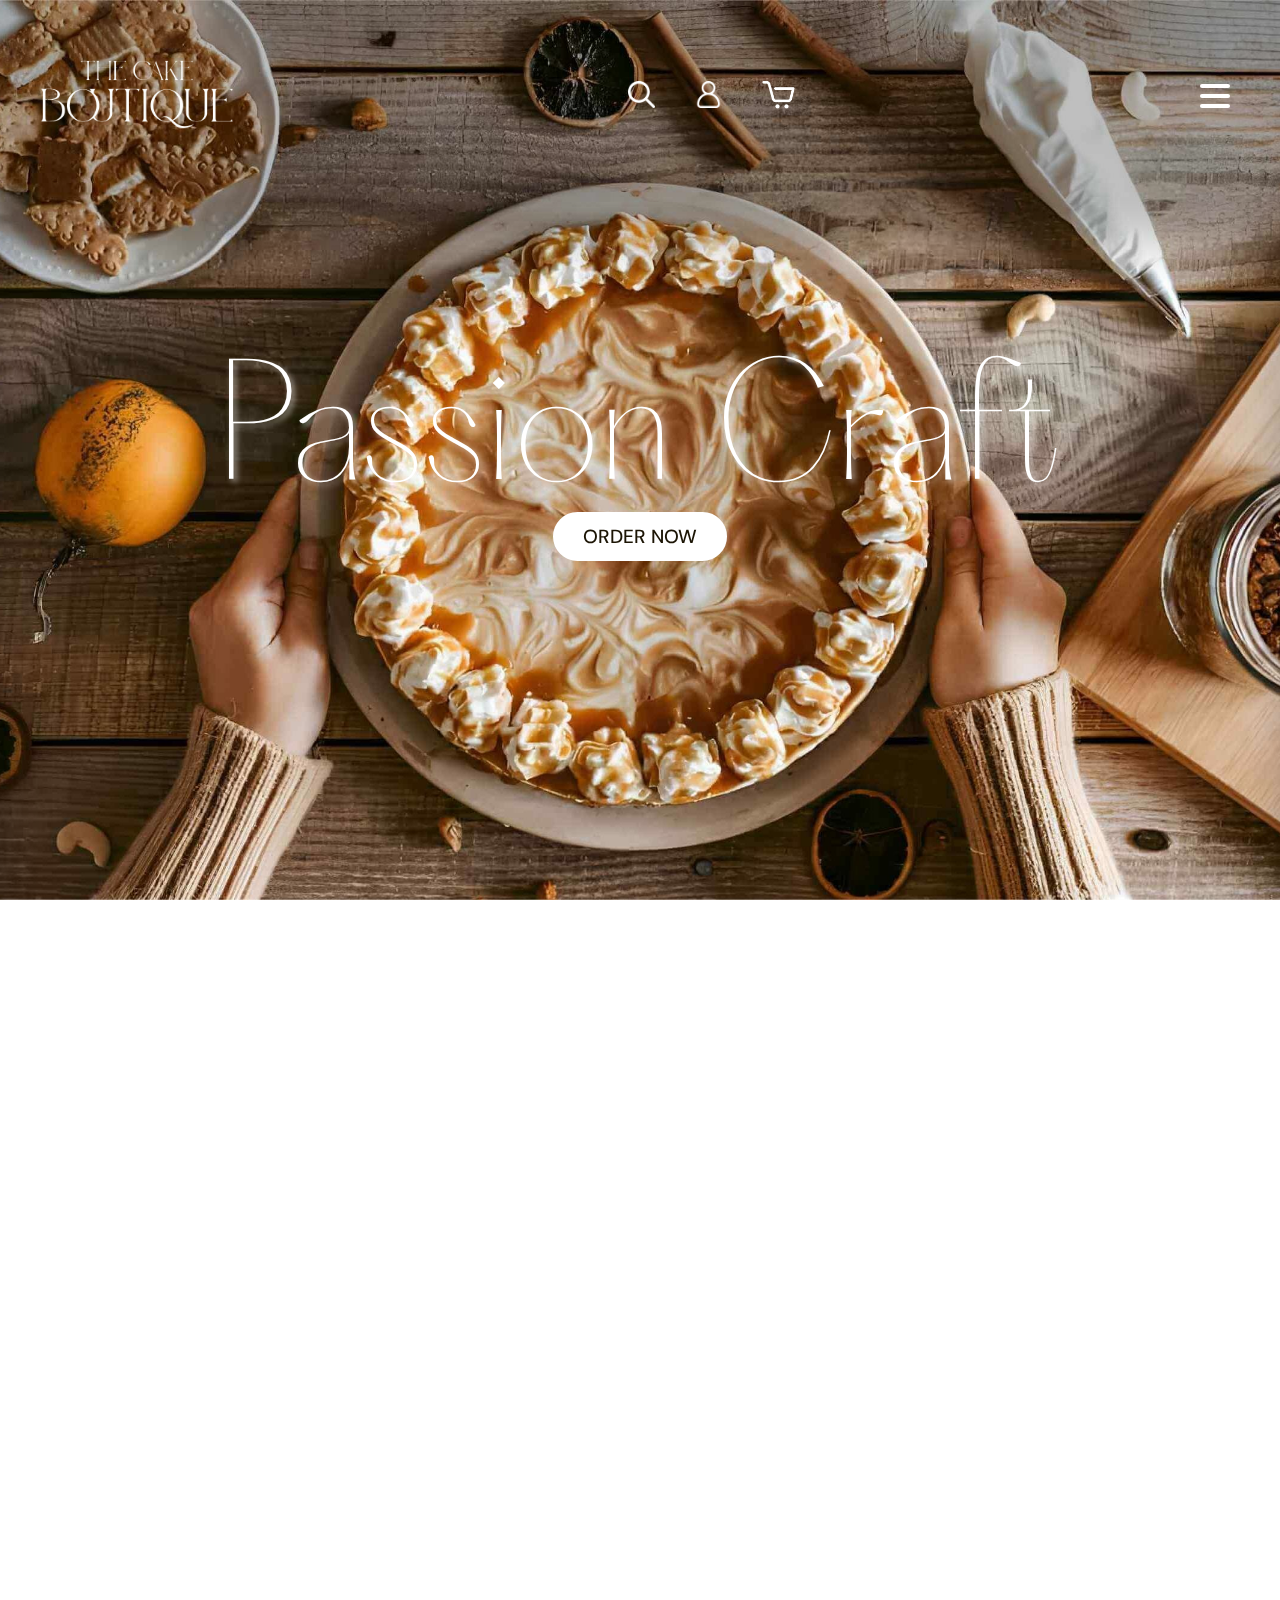
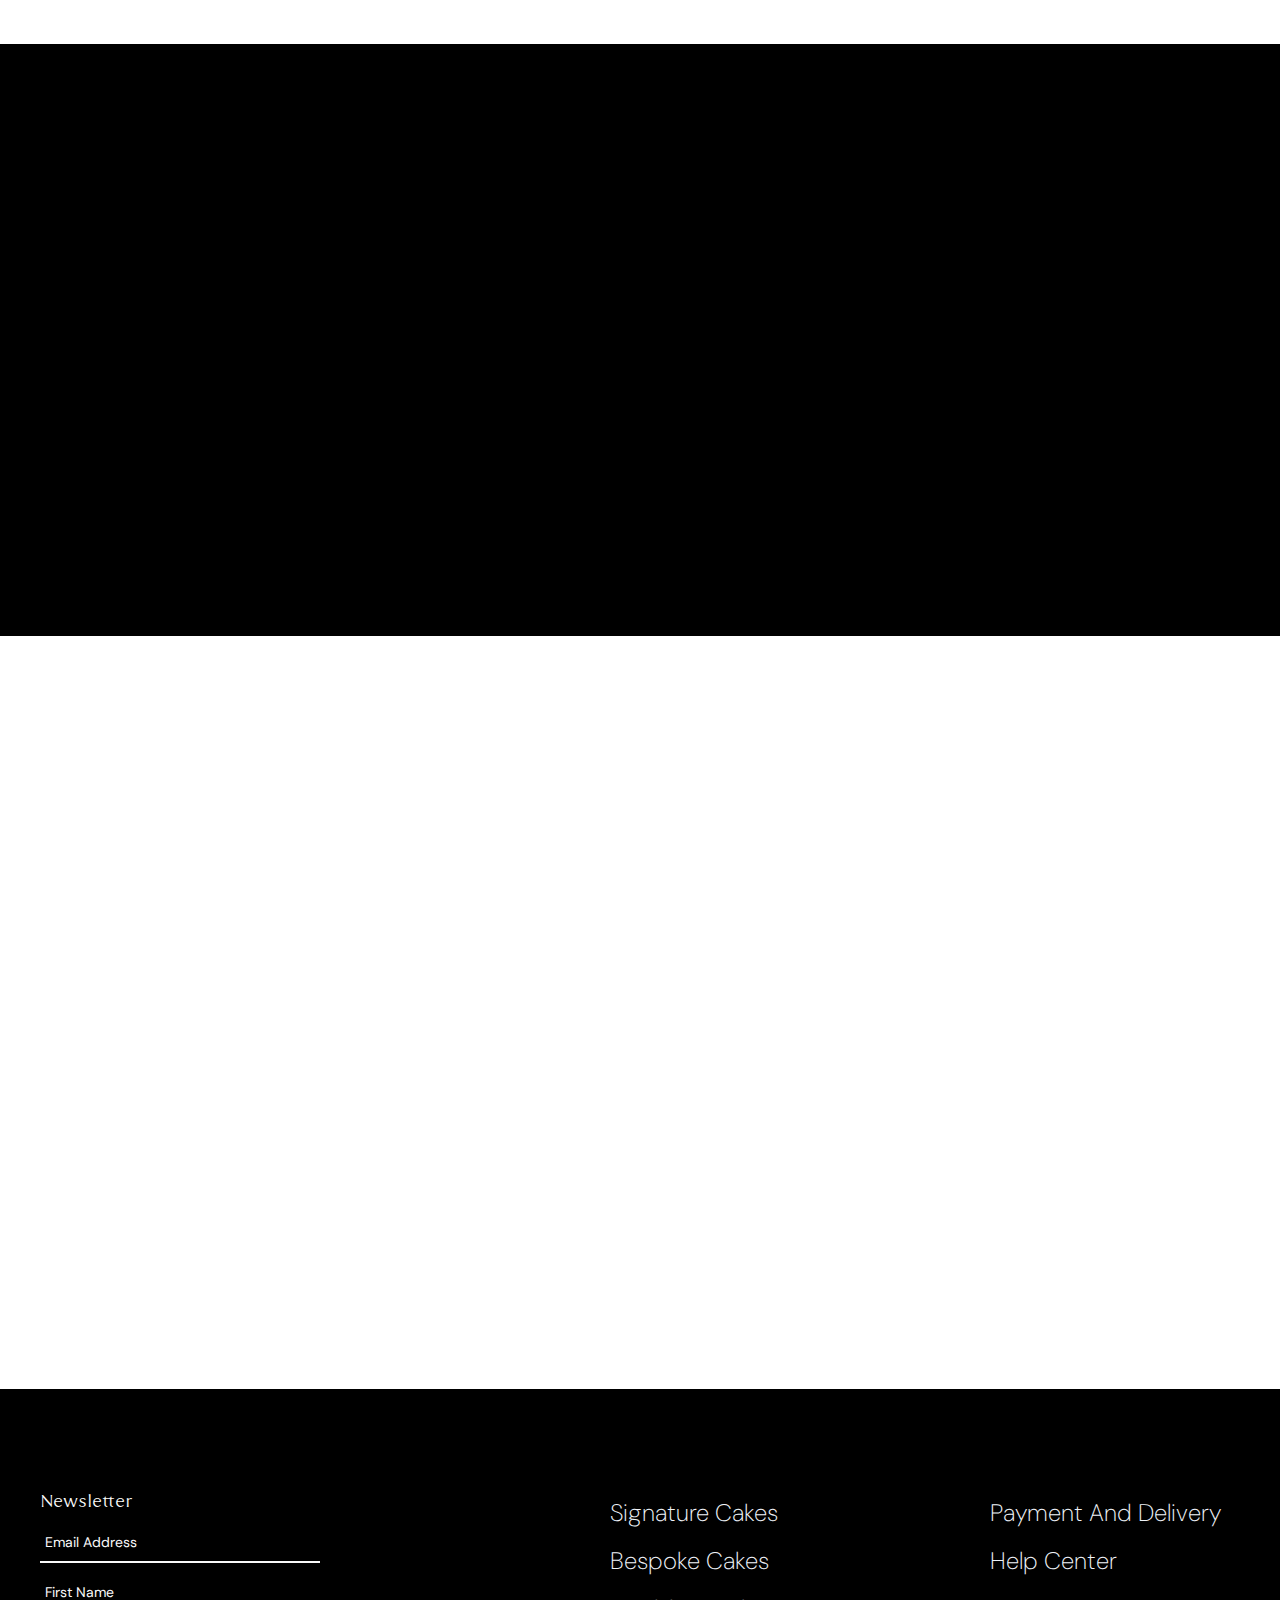
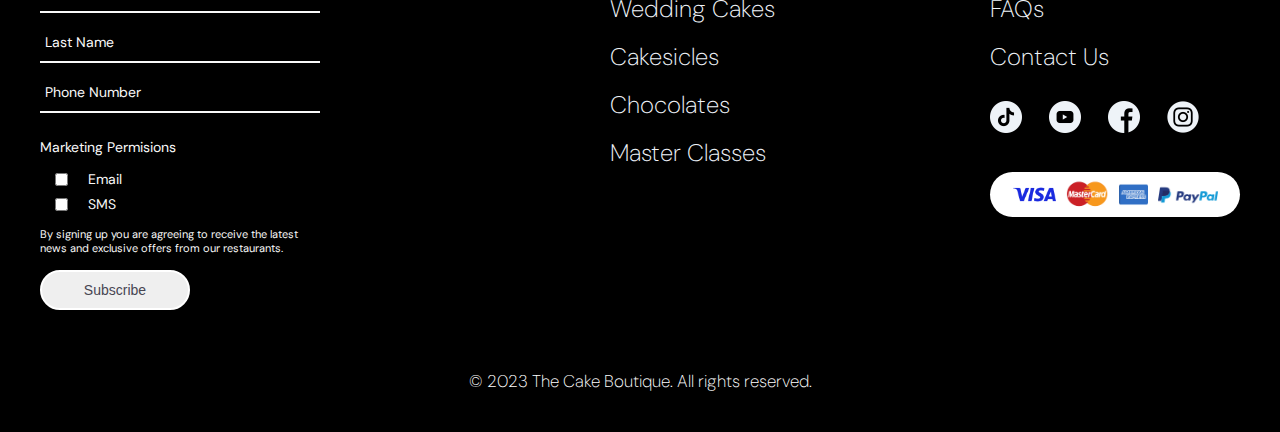
<file: index.html>
<!DOCTYPE html>
<html lang="en">

<head>
    <meta charset="UTF-8">
    <meta name="viewport" content="width=device-width, initial-scale=1.0">
    <title>Junior Frontend Developer Test</title>
    <!-- Favicon -->
    <link rel="shortcut icon" href="./asset/images/logo.png" type="image/x-icon">
    <!-- Icon -->
    <link rel="stylesheet" href="https://cdnjs.cloudflare.com/ajax/libs/font-awesome/6.5.2/css/all.min.css"
        integrity="sha512-SnH5WK+bZxgPHs44uWIX+LLJAJ9/2PkPKZ5QiAj6Ta86w+fsb2TkcmfRyVX3pBnMFcV7oQPJkl9QevSCWr3W6A=="
        crossorigin="anonymous" referrerpolicy="no-referrer" />
    <!-- Google Font -->
    <link rel="preconnect" href="https://fonts.googleapis.com">
    <link rel="preconnect" href="https://fonts.gstatic.com" crossorigin>
    <link
        href="https://fonts.googleapis.com/css2?family=DM+Sans:ital,opsz,wght@0,9..40,100..1000;1,9..40,100..1000&display=swap"
        rel="stylesheet">
    <!-- Sytles -->
    <link rel="stylesheet" href="./style/styles.css">
    <!-- AOS -->
    <link href="https://unpkg.com/aos@2.3.1/dist/aos.css" rel="stylesheet">
</head>

<body>
    <header>
        <div class="top">
            <a href=""  data-aos="fade-down" data-aos-duration="1000">
                <img src="./asset/images/logo.png" alt="The Cake Boutique Logo" width="100%" class="logo">
            </a>
            <nav>
                <ul class="menu-desktop" data-aos="fade-down" data-aos-duration="1000">
                    <li><a href="#cakes" id="menu-text">Signature Cakes</a></li>
                    <li><a href="#cakes" id="menu-text">Bespoke Cakes</a></li>
                    <li><a href="#cakes" id="menu-text">Wedding Cakes</a></li>
                    <li><a href="#cakes" id="menu-text">Cakesicles</a></li>
                    <li><a href="#cakes" id="menu-text">Chocolates</a></li>
                    <li><a href="#cakes" id="menu-text">Master Classes</a></li>
                </ul>
                <div class="off-screen-menu">
                    <ul>
                        <li><a href="#cakes" id="mext-text">Signature Cakes</a></li>
                        <li><a href="#cakes" id="mext-text">Bespoke Cakes</a></li>
                        <li><a href="#cakes" id="mext-text">Wedding Cakes</a></li>
                        <li><a href="#cakes" id="mext-text">Cakesicles</a></li>
                        <li><a href="#cakes" id="mext-text">Chocolates</a></li>
                        <li><a href="#cakes" id="mext-text">Master Classes</a></li>
                    </ul>
                </div>
                <div class="ham-container" data-aos="fade-down" data-aos-duration="1000">
                    <div class="ham-menu">
                        <span id="menu-burger"></span>
                        <span id="menu-burger"></span>
                        <span id="menu-burger"></span>
                    </div>
                </div>
            </nav>
            <div class="icons" data-aos="fade-down" data-aos-duration="1000">
                <a href="#">
                    <img src="./asset/images/search.png" alt="Search Icon" width="100%" class="icon">
                </a>
                <a href="#">
                    <img src="./asset/images/avatar.png" alt="Avatar Icon" width="100%" class="icon">
                </a>
                <a href="#">
                    <img src="./asset/images/shopping-cart.png" alt="Shopping Cart Icon" width="100%" class="icon-cart">
                </a>
            </div>
        </div>
        <div class="middle" data-aos="zoom-in" data-aos-duration="1000">
            <h1>Passion Craft</h1>
            <a href="#" class="order">Order Now</a>
        </div>
        <div class="bottom" data-aos="fade-up" data-aos-duration="1000">
            <a href="#cakes" class="more">More <div>></div></a>
        </div>
    </header>
    <section class="section1">
        <a href="#cakes" class="cake-container" data-aos="fade-up" data-aos-duration="1000">
            <img src="./asset/images/birthdaycake.jpg" alt="Birthday Cakes" width="100%">
            <h3>Birthday Cakes</h3>
        </a>
        <a href="#cakes" class="cake-container" data-aos="fade-up" data-aos-duration="1000" data-aos-delay="100">
            <img src="./asset/images/weddingcake.jpg" alt="Wedding Cakes" width="100%">
            <h3>Wedding Cakes</h3>
        </a>
        <a href="#cakes" class="cake-container" data-aos="fade-up" data-aos-duration="1000" data-aos-delay="200">
            <img src="./asset/images/christmascake.jpg" alt="Christmas Cakes" width="100%">
            <h3>Christmas Cakes</h3>
        </a>
    </section>
    <section class="section2">
        <div class="container">
            <h2 data-aos="fade-right" data-aos-duration="1000">
                About the Cake Boutique
            </h2>
            <p data-aos="fade-up" data-aos-duration="1000">
                The Cake Boutique combines craftsmanship and complexity into original cake design where delicious flavor
                and art are synonymous, bringing beauty into the most ordinary days. The Cake Boutique is Dubai’s first
                and
                only exclusively-online cake shop. Innovative and advanced beyond the cake design industry today,
                award-winning Cake Artist, Beth’s designs, are one-of-a-kind, featuring digitally sketched illustrations
                that are
                unique to the Waldorf Astoria DIFC.
            </p>
        </div>
    </section>
    <section class="section3" id="cakes">
        <div class="cake-container cake-container1">
            <img src="./asset/images/cake1.jpg" alt="Cake" width="100%" data-aos="zoom-in" data-aos-duration="1000">
        </div>
        <div class="cake-container cake-container2">
            <img src="./asset/images/cake2.jpg" alt="Cake" width="100%" data-aos="zoom-in" data-aos-duration="1000" data-aos-delay="200">
        </div>
        <div class="cake-container cake-container3">
            <img src="./asset/images/cake3.jpg" alt="Cake" width="100%" data-aos="zoom-in" data-aos-duration="1000" data-aos-delay="300">
        </div>
        <div class="cake-container cake-container4">
            <img src="./asset/images/cake4.jpg" alt="Cake" width="100%" data-aos="zoom-in" data-aos-duration="1000" data-aos-delay="400">
        </div>
        <div class="cake-container cake-container5">
            <img src="./asset/images/cake5.jpg" alt="Cake" width="100%" data-aos="zoom-in" data-aos-duration="1000">
        </div>
        <div class="cake-container cake-container6">
            <img src="./asset/images/cake6.jpg" alt="Cake" width="100%" data-aos="zoom-in" data-aos-duration="1000" data-aos-delay="200">
        </div>
        <div class="cake-container cake-container7">
            <img src="./asset/images/cake7.jpg" alt="Cake" width="100%" data-aos="zoom-in" data-aos-duration="1000" data-aos-delay="300">
        </div>
        <div class="cake-container cake-container8">
            <img src="./asset/images/cake8.jpg" alt="Cake" width="100%" data-aos="zoom-in" data-aos-duration="1000" data-aos-delay="400">
        </div>
    </section>
    <footer>
        <div class="content">
            <div class="form-content">
                <h5>Newsletter</h5>
                <form action="#">
                    <label for="email">Email</label>
                    <input type="email" name="email" placeholder="Email Address" required>
                    <label for="fname">First Name</label>
                    <input type="text" name="fname" placeholder="First Name" required>
                    <label for="lname">Last Name</label>
                    <input type="text" name="lname" placeholder="Last Name" required>
                    <label for="number">Phone Name</label>
                    <input type="number" name="number" placeholder="Phone Number" required>
                    <div class="checkbox-container">
                        <legend>Marketing Permisions</legend>
                        <div>
                            <input type="checkbox" name="emailCheck" />
                            <label for="emailCheck">Email</label>
                        </div>
                        <div>
                            <input type="checkbox" name="smsCheck" />
                            <label for="smsCheck">SMS</label>
                        </div>

                    </div>
                    <span>By signing up you are agreeing to receive the latest news and exclusive offers from our
                        restaurants.</span>
                    <input type="submit" value="Subscribe">
                </form>
            </div>
            <div class="form-links">
                <ul>
                    <li><a href="#">Signature Cakes</a></li>
                    <li><a href="#">Bespoke Cakes</a></li>
                    <li><a href="#">Wedding Cakes</a></li>
                    <li><a href="#">Cakesicles</a></li>
                    <li><a href="#">Chocolates</a></li>
                    <li><a href="#">Master Classes</a></li>
                </ul>
                <div>
                    <ul>
                        <li><a href="#">Payment And Delivery</a></li>
                        <li><a href="#">Help Center</a></li>
                        <li><a href="#">FAQs</a></li>
                        <li><a href="#">Contact Us</a></li>
                    </ul>
                    <div class="socmed-icon">
                        <a href="#">
                            <img src="./asset/images/tiktok.png" alt="Tiktok Icon" width="100%">
                        </a>
                        <a href="#">
                            <img src="./asset/images/youtube.png" alt="Youtube Icon" width="100%">
                        </a>
                        <a href="#">
                            <img src="./asset/images/facebook.png" alt="Facebook Icon" width="100%">
                        </a>
                        <a href="#">
                            <img src="./asset/images/instagram.png" alt="Instagram Icon" width="100%">
                        </a>
                    </div>
                    <div class="cards">
                        <img src="./asset/images/visa.png" alt="Visa" width="100%" class="visa">
                        <img src="./asset/images/mastercard.png" alt="Mastercard" width="100%" class="mastercard">
                        <img src="./asset/images/american-express.png" alt="American Express" width="100%"
                            class="american-express">
                        <img src="./asset/images/paypal.png" alt="Paypal" width="100%" class="paypal">
                    </div>
                </div>
            </div>
        </div>
        <p class="reserve">
            © 2023 The Cake Boutique. All rights reserved.
        </p>
    </footer>
</body>

<!-- Scripts -->
<script src="./scripts/script.js"></script>
<!-- AOS -->
<script src="https://unpkg.com/aos@2.3.1/dist/aos.js"></script>
<script>
    AOS.init();
</script>

</html>
</file>
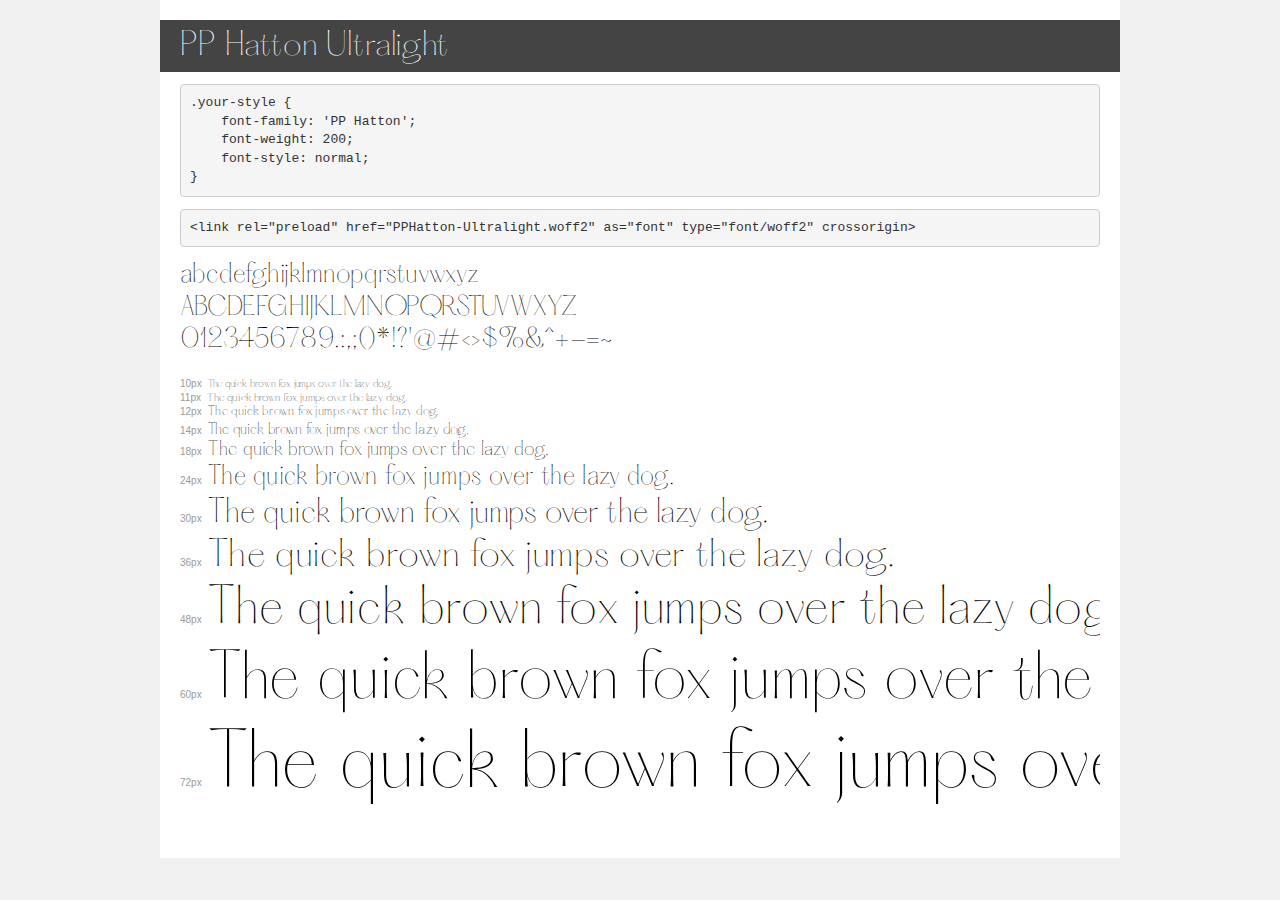
<file: asset/font/hatton-ultralight/demo.html>
<!DOCTYPE html>
<html lang="en">
<head>
    <meta charset="utf-8">
    <meta http-equiv="X-UA-Compatible" content="IE=edge">
    <meta name="viewport" content="width=device-width, initial-scale=1">
    <meta name="robots" content="noindex, noarchive">
    <meta name="format-detection" content="telephone=no">
    <title>Transfonter demo</title>
    <link href="stylesheet.css" rel="stylesheet">
    <style>
        /*
        http://meyerweb.com/eric/tools/css/reset/
        v2.0 | 20110126
        License: none (public domain)
        */
        html, body, div, span, applet, object, iframe,
        h1, h2, h3, h4, h5, h6, p, blockquote, pre,
        a, abbr, acronym, address, big, cite, code,
        del, dfn, em, img, ins, kbd, q, s, samp,
        small, strike, strong, sub, sup, tt, var,
        b, u, i, center,
        dl, dt, dd, ol, ul, li,
        fieldset, form, label, legend,
        table, caption, tbody, tfoot, thead, tr, th, td,
        article, aside, canvas, details, embed,
        figure, figcaption, footer, header, hgroup,
        menu, nav, output, ruby, section, summary,
        time, mark, audio, video {
            margin: 0;
            padding: 0;
            border: 0;
            font-size: 100%;
            font: inherit;
            vertical-align: baseline;
        }
        /* HTML5 display-role reset for older browsers */
        article, aside, details, figcaption, figure,
        footer, header, hgroup, menu, nav, section {
            display: block;
        }
        body {
            line-height: 1;
        }
        ol, ul {
            list-style: none;
        }
        blockquote, q {
            quotes: none;
        }
        blockquote:before, blockquote:after,
        q:before, q:after {
            content: '';
            content: none;
        }
        table {
            border-collapse: collapse;
            border-spacing: 0;
        }
        /* demo styles */
        body {
            background: #f0f0f0;
            color: #000;
        }
        .page {
            background: #fff;
            width: 920px;
            margin: 0 auto;
            padding: 20px 20px 0 20px;
            overflow: hidden;
        }
        .font-container {
            overflow-x: auto;
            overflow-y: hidden;
            margin-bottom: 40px;
            line-height: 1.3;
            white-space: nowrap;
            padding-bottom: 5px;
        }
        h1 {
            position: relative;
            background: #444;
            font-size: 32px;
            color: #fff;
            padding: 10px 20px;
            margin: 0 -20px 12px -20px;
        }
        .letters {
            font-size: 25px;
            margin-bottom: 20px;
        }
        .s10:before {
            content: '10px';
        }
        .s11:before {
            content: '11px';
        }
        .s12:before {
            content: '12px';
        }
        .s14:before {
            content: '14px';
        }
        .s18:before {
            content: '18px';
        }
        .s24:before {
            content: '24px';
        }
        .s30:before {
            content: '30px';
        }
        .s36:before {
            content: '36px';
        }
        .s48:before {
            content: '48px';
        }
        .s60:before {
            content: '60px';
        }
        .s72:before {
            content: '72px';
        }
        .s10:before, .s11:before, .s12:before, .s14:before,
        .s18:before, .s24:before, .s30:before, .s36:before,
        .s48:before, .s60:before, .s72:before {
            font-family: Arial, sans-serif;
            font-size: 10px;
            font-weight: normal;
            font-style: normal;
            color: #999;
            padding-right: 6px;
        }
        pre {
            display: block;
            padding: 9px;
            margin: 0 0 12px;
            font-family: Monaco, Menlo, Consolas, "Courier New", monospace;
            font-size: 13px;
            line-height: 1.428571429;
            color: #333;
            font-weight: normal;
            font-style: normal;
            background-color: #f5f5f5;
            border: 1px solid #ccc;
            overflow-x: auto;
            border-radius: 4px;
        }
        /* responsive */
        @media (max-width: 959px) {
            .page {
                width: auto;
                margin: 0;
            }
        }
    </style>
</head>
<body>
<div class="page">
    <div class="demo">
        <h1 style="font-family: 'PP Hatton'; font-weight: 200; font-style: normal;">PP Hatton Ultralight</h1>
        <pre title="Usage">.your-style {
    font-family: 'PP Hatton';
    font-weight: 200;
    font-style: normal;
}</pre>
        <pre title="Preload (optional)">
&lt;link rel=&quot;preload&quot; href=&quot;PPHatton-Ultralight.woff2&quot; as=&quot;font&quot; type=&quot;font/woff2&quot; crossorigin&gt;</pre>
        <div class="font-container" style="font-family: 'PP Hatton'; font-weight: 200; font-style: normal;">
            <p class="letters">
                abcdefghijklmnopqrstuvwxyz<br>
ABCDEFGHIJKLMNOPQRSTUVWXYZ<br>
                0123456789.:,;()*!?'@#&lt;&gt;$%&^+-=~
            </p>
            <p class="s10" style="font-size: 10px;">The quick brown fox jumps over the lazy dog.</p>
            <p class="s11" style="font-size: 11px;">The quick brown fox jumps over the lazy dog.</p>
            <p class="s12" style="font-size: 12px;">The quick brown fox jumps over the lazy dog.</p>
            <p class="s14" style="font-size: 14px;">The quick brown fox jumps over the lazy dog.</p>
            <p class="s18" style="font-size: 18px;">The quick brown fox jumps over the lazy dog.</p>
            <p class="s24" style="font-size: 24px;">The quick brown fox jumps over the lazy dog.</p>
            <p class="s30" style="font-size: 30px;">The quick brown fox jumps over the lazy dog.</p>
            <p class="s36" style="font-size: 36px;">The quick brown fox jumps over the lazy dog.</p>
            <p class="s48" style="font-size: 48px;">The quick brown fox jumps over the lazy dog.</p>
            <p class="s60" style="font-size: 60px;">The quick brown fox jumps over the lazy dog.</p>
            <p class="s72" style="font-size: 72px;">The quick brown fox jumps over the lazy dog.</p>
        </div>
    </div>

</div>
</body>
</html>
</file>
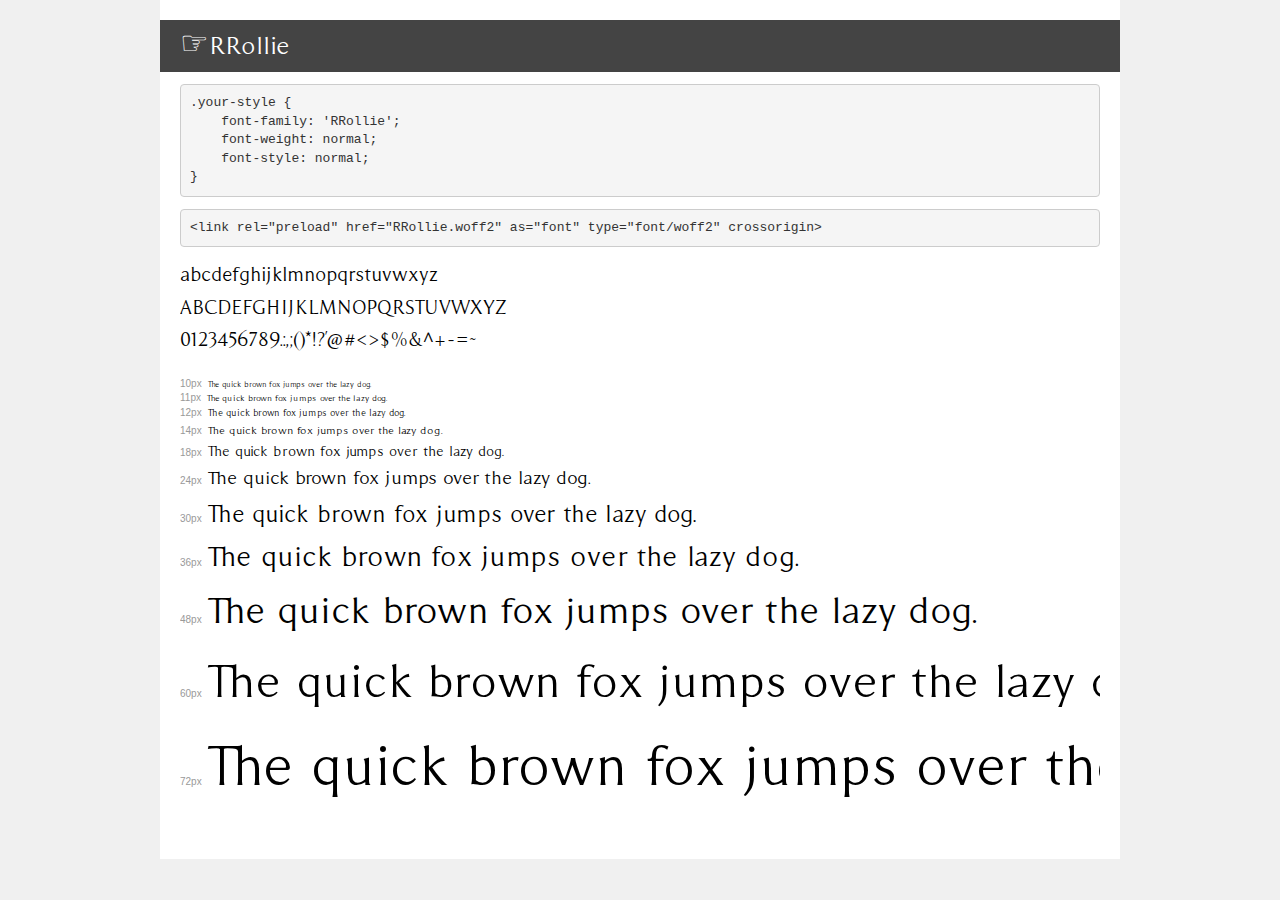
<file: asset/font/rrollie-regular/demo.html>
<!DOCTYPE html>
<html lang="en">
<head>
    <meta charset="utf-8">
    <meta http-equiv="X-UA-Compatible" content="IE=edge">
    <meta name="viewport" content="width=device-width, initial-scale=1">
    <meta name="robots" content="noindex, noarchive">
    <meta name="format-detection" content="telephone=no">
    <title>Transfonter demo</title>
    <link href="stylesheet.css" rel="stylesheet">
    <style>
        /*
        http://meyerweb.com/eric/tools/css/reset/
        v2.0 | 20110126
        License: none (public domain)
        */
        html, body, div, span, applet, object, iframe,
        h1, h2, h3, h4, h5, h6, p, blockquote, pre,
        a, abbr, acronym, address, big, cite, code,
        del, dfn, em, img, ins, kbd, q, s, samp,
        small, strike, strong, sub, sup, tt, var,
        b, u, i, center,
        dl, dt, dd, ol, ul, li,
        fieldset, form, label, legend,
        table, caption, tbody, tfoot, thead, tr, th, td,
        article, aside, canvas, details, embed,
        figure, figcaption, footer, header, hgroup,
        menu, nav, output, ruby, section, summary,
        time, mark, audio, video {
            margin: 0;
            padding: 0;
            border: 0;
            font-size: 100%;
            font: inherit;
            vertical-align: baseline;
        }
        /* HTML5 display-role reset for older browsers */
        article, aside, details, figcaption, figure,
        footer, header, hgroup, menu, nav, section {
            display: block;
        }
        body {
            line-height: 1;
        }
        ol, ul {
            list-style: none;
        }
        blockquote, q {
            quotes: none;
        }
        blockquote:before, blockquote:after,
        q:before, q:after {
            content: '';
            content: none;
        }
        table {
            border-collapse: collapse;
            border-spacing: 0;
        }
        /* demo styles */
        body {
            background: #f0f0f0;
            color: #000;
        }
        .page {
            background: #fff;
            width: 920px;
            margin: 0 auto;
            padding: 20px 20px 0 20px;
            overflow: hidden;
        }
        .font-container {
            overflow-x: auto;
            overflow-y: hidden;
            margin-bottom: 40px;
            line-height: 1.3;
            white-space: nowrap;
            padding-bottom: 5px;
        }
        h1 {
            position: relative;
            background: #444;
            font-size: 32px;
            color: #fff;
            padding: 10px 20px;
            margin: 0 -20px 12px -20px;
        }
        .letters {
            font-size: 25px;
            margin-bottom: 20px;
        }
        .s10:before {
            content: '10px';
        }
        .s11:before {
            content: '11px';
        }
        .s12:before {
            content: '12px';
        }
        .s14:before {
            content: '14px';
        }
        .s18:before {
            content: '18px';
        }
        .s24:before {
            content: '24px';
        }
        .s30:before {
            content: '30px';
        }
        .s36:before {
            content: '36px';
        }
        .s48:before {
            content: '48px';
        }
        .s60:before {
            content: '60px';
        }
        .s72:before {
            content: '72px';
        }
        .s10:before, .s11:before, .s12:before, .s14:before,
        .s18:before, .s24:before, .s30:before, .s36:before,
        .s48:before, .s60:before, .s72:before {
            font-family: Arial, sans-serif;
            font-size: 10px;
            font-weight: normal;
            font-style: normal;
            color: #999;
            padding-right: 6px;
        }
        pre {
            display: block;
            padding: 9px;
            margin: 0 0 12px;
            font-family: Monaco, Menlo, Consolas, "Courier New", monospace;
            font-size: 13px;
            line-height: 1.428571429;
            color: #333;
            font-weight: normal;
            font-style: normal;
            background-color: #f5f5f5;
            border: 1px solid #ccc;
            overflow-x: auto;
            border-radius: 4px;
        }
        /* responsive */
        @media (max-width: 959px) {
            .page {
                width: auto;
                margin: 0;
            }
        }
    </style>
</head>
<body>
<div class="page">
    <div class="demo">
        <h1 style="font-family: 'RRollie'; font-weight: normal; font-style: normal;">☞RRollie</h1>
        <pre title="Usage">.your-style {
    font-family: 'RRollie';
    font-weight: normal;
    font-style: normal;
}</pre>
        <pre title="Preload (optional)">
&lt;link rel=&quot;preload&quot; href=&quot;RRollie.woff2&quot; as=&quot;font&quot; type=&quot;font/woff2&quot; crossorigin&gt;</pre>
        <div class="font-container" style="font-family: 'RRollie'; font-weight: normal; font-style: normal;">
            <p class="letters">
                abcdefghijklmnopqrstuvwxyz<br>
ABCDEFGHIJKLMNOPQRSTUVWXYZ<br>
                0123456789.:,;()*!?'@#&lt;&gt;$%&^+-=~
            </p>
            <p class="s10" style="font-size: 10px;">The quick brown fox jumps over the lazy dog.</p>
            <p class="s11" style="font-size: 11px;">The quick brown fox jumps over the lazy dog.</p>
            <p class="s12" style="font-size: 12px;">The quick brown fox jumps over the lazy dog.</p>
            <p class="s14" style="font-size: 14px;">The quick brown fox jumps over the lazy dog.</p>
            <p class="s18" style="font-size: 18px;">The quick brown fox jumps over the lazy dog.</p>
            <p class="s24" style="font-size: 24px;">The quick brown fox jumps over the lazy dog.</p>
            <p class="s30" style="font-size: 30px;">The quick brown fox jumps over the lazy dog.</p>
            <p class="s36" style="font-size: 36px;">The quick brown fox jumps over the lazy dog.</p>
            <p class="s48" style="font-size: 48px;">The quick brown fox jumps over the lazy dog.</p>
            <p class="s60" style="font-size: 60px;">The quick brown fox jumps over the lazy dog.</p>
            <p class="s72" style="font-size: 72px;">The quick brown fox jumps over the lazy dog.</p>
        </div>
    </div>

</div>
</body>
</html>
</file>
<file: style/styles.css>
/* Font */
@font-face {
    font-family: 'PP Hatton';
    src: url('../asset/font/hatton-ultralight/PPHatton-Ultralight.eot');
    src: url('../asset/font/hatton-ultralight/PPHatton-Ultralight.eot?#iefix') format('embedded-opentype'),
        url('../asset/font/hatton-ultralight/PPHatton-Ultralight.woff2') format('woff2'),
        url('../asset/font/hatton-ultralight/PPHatton-Ultralight.woff') format('woff'),
        url('../asset/font/hatton-ultralight/PPHatton-Ultralight.ttf') format('truetype'),
        url('../asset/font/hatton-ultralight/PPHatton-Ultralight.svg#PPHatton-Ultralight') format('svg');
    font-weight: 200;
    font-style: normal;
    font-display: swap;
}

@font-face {
    font-family: 'RRollie';
    src: url('../asset/font/rrollie-regular/RRollie.eot');
    src: url('../asset/font/rrollie-regular/RRollie.eot?#iefix') format('embedded-opentype'),
        url('../asset/font/rrollie-regular/RRollie.woff2') format('woff2'),
        url('../asset/font/rrollie-regular/RRollie.woff') format('woff'),
        url('../asset/font/rrollie-regular/RRollie.ttf') format('truetype'),
        url('../asset/font/rrollie-regular/RRollie.svg#RRollie') format('svg');
    font-weight: normal;
    font-style: normal;
    font-display: swap;
}

html {
    scroll-behavior: smooth;
    scroll-padding-top: 50px;
}

body.unscroll {
    overflow: hidden;
}

:root {
    /* Colors */
    --white: #fff;
    --black: #000;
}

/* Reset */
* {
    padding: 0;
    margin: 0;
    box-sizing: border-box;
    text-decoration: none;
    color: inherit;
    list-style: none;
}

/* Scrollbar */
::-webkit-scrollbar-track {
    -webkit-box-shadow: inset 0 0 6px var(--black-50);
    background-color: #F5F5F5;
}

::-webkit-scrollbar {
    width: 6px;
    background-color: var(--white);
}

::-webkit-scrollbar-thumb {
    background-color: var(--black);
}

/* Header */
header {
    overflow: hidden;
    min-height: 1260px;
    background: url(../asset/images/banner.jpg) no-repeat center;
    background-size: cover;
    display: flex;
    flex-direction: column;
    align-items: center;
    justify-content: space-between;
    padding: 75px 40px 70px;
    box-shadow: 1px 240px 50px 0px rgba(0, 0, 0, 0.25) inset;
    -webkit-box-shadow: 1px 240px 50px 0px rgba(0, 0, 0, 0.25) inset;
    -moz-box-shadow: 1px 240px 50px 0px rgba(0, 0, 0, 0.25) inset;
}

header .top {
    width: 100%;
    max-width: 1640px;
    display: flex;
    align-items: center;
    justify-content: space-between;
    gap: 20px;
}

header .top .logo {
    max-width: 215px;
    transition: all .3s ease;
}

header .top .logo:hover {
    transform: scale(1.1);
}

header .top .menu-desktop {
    display: flex;
    gap: 35px;
    align-items: center;
}

header .top .off-screen-menu {
    display: none;
}

header .top .ham-container {
    display: none;
}

header .menu-desktop a {
    font-size: 19px;
    font-family: "DM Sans", serif;
    font-weight: 300;
    color: var(--white);
    text-transform: uppercase;
}

header .top .icons {
    width: 100%;
    max-width: 168px;
    display: flex;
    justify-content: space-between;
    align-items: center;
    gap: 20px;
}

header .top .icon {
    max-width: 30px;
    transition: all .3s ease;
}

header .top .icon-cart {
    max-width: 38px;
    transition: all .3s ease;
}

header .top .icon:hover,
header .top .icon-cart:hover {
    transform: scale(1.1);
}

header .middle {
    display: flex;
    flex-direction: column;
    align-items: center;
}

header .middle h1 {
    font-size: 166px;
    font-family: "PP Hatton", serif;
    font-weight: 200;
    color: #fff;
    line-height: 1;
}

header .middle .order {
    font-size: 21px;
    font-family: "DM Sans", serif;
    font-weight: 500;
    color: #1c1505;
    text-transform: uppercase;
    width: 194px;
    height: 54px;
    background-color: var(--white);
    display: flex;
    align-items: center;
    justify-content: center;
    border-radius: 25px;
    border: 2px solid var(--white);
    transition: all .3s ease;
}

header .middle .order:hover {
    background-color: transparent;
    color: var(--white);
}

header .bottom .more {
    font-size: 24px;
    font-family: "DM Sans", serif;
    font-weight: 500;
    color: var(--white);
    text-transform: uppercase;
    display: flex;
    align-items: center;
    justify-content: center;
    gap: 15px;
    width: 150px;
    height: 49px;
    border: 2px solid transparent;
    border-radius: 25px;
    transition: all .3s ease;
}

header .bottom .more:hover {
    border: 2px solid var(--white);
}

header .bottom div {
    content: ">";
    transform: rotate(90deg);
}

/* Section 1 */
.section1 {
    overflow: hidden;
    max-width: 1780px;
    margin: auto;
    display: flex;
    justify-content: space-between;
    align-items: center;
    gap: 20px;
    padding: 150px 40px;
}

.section1 .cake-container {
    position: relative;
    width: 100%;
    max-width: 530px;
    overflow: hidden;
}


.section1 .cake-container::after {
    content: "";
    position: absolute;
    left: 0;
    bottom: 4px;
    width: 100%;
    height: 95%;
    box-shadow: 0px -220px 30px -1px rgba(0, 0, 0, 0.4) inset;
    -webkit-box-shadow: 0px -220px 30px -1px rgba(0, 0, 0, 0.4) inset;
    -moz-box-shadow: 0px -220px 30px -1px rgba(0, 0, 0, 0.4) inset;
}

.section1 .cake-container img {
    max-height: 680px;
    object-fit: cover;
    transition: all .3s ease;
}

.section1 .cake-container:hover img {
    transform: scale(1.1);
}

.section1 h3 {
    position: absolute;
    bottom: 60px;
    width: 100%;
    z-index: 1;
    font-size: 46px;
    font-family: "PP Hatton", serif;
    font-weight: 200;
    color: var(--white);
    text-align: center;
}

/* Section 2 */
.section2 {
    overflow: hidden;
    padding: 195px 40px;
    background-color: var(--black);
}

.section2 .container {
    max-width: 1545px;
    margin: auto;
}

.section2 h2 {
    max-width: 540px;
    font-size: 81px;
    font-family: "PP Hatton", serif;
    font-weight: 200;
    color: #b8b8b8;
    padding-bottom: 70px;
}

.section2 p {
    max-width: 1380px;
    font-size: 22px;
    font-family: "DM Sans", serif;
    font-weight: 200;
    color: #b8b8b8;
    line-height: 2.23;
}

/* Section 3 */
.section3 {
    overflow: hidden;
    display: flex;
    justify-content: center;
    align-items: flex-start;
    flex-wrap: wrap;
}

.section3 .cake-container {
    width: 25%;
    height: 455px;
}

.section3 .cake-container img {
    height: 455px;
    object-fit: cover;
}

.section3 .cake-container1,
.section3 .cake-container2,
.section3 .cake-container3,
.section3 .cake-container4 {
    margin-bottom: 15px;
}

.section3 .cake-container1,
.section3 .cake-container5 {
    padding-right: 7.5px;
}

.section3 .cake-container4,
.section3 .cake-container8 {
    padding-left: 7.5px;
}

.section3 .cake-container2,
.section3 .cake-container3,
.section3 .cake-container6,
.section3 .cake-container7 {
    padding-right: 7.5px;
    padding-left: 7.5px;
}

/* Footer */
footer {
    overflow: hidden;
    background-color: var(--black);
    padding: 175px 40px 45px;
}

footer .content {
    max-width: 1385px;
    margin: auto;
    display: flex;
    gap: 20px;
    justify-content: space-between;
    padding-right: 40px;
}

footer .form-content {
    width: 100%;
    max-width: 280px;
}

footer .form-content h5 {
    font-size: 24px;
    font-family: 'RRollie';
    font-weight: 400;
    color: #f9f9f9;
}

footer form>label {
    display: none;
}

footer form input[type=email],
footer form input[type=text],
footer form input[type=number] {
    height: 40px;
    width: 100%;
    color: #f9f9f9;
    font-size: 14px;
    font-family: "DM Sans", serif;
    font-weight: 400;
    background: transparent;
    border-top: 0;
    border-right: 0;
    border-left: 0;
    border-color: #f9f9f9;
    padding: 0 5px;
    margin-top: 10px;
}

footer form input::placeholder {
    color: #f9f9f9;
}

footer form legend {
    padding: 25px 0 11px;
    color: #f9f9f9;
    font-size: 14px;
    font-family: "DM Sans", serif;
    font-weight: 400;
}

footer form input[type=checkbox] {
    margin: 0 15px;
}

footer .checkbox-container div {
    display: flex;
    align-items: center;
    gap: 5px;
}

footer form label {
    color: #f9f9f9;
    font-size: 14px;
    font-family: "DM Sans", serif;
    font-weight: 400;
    line-height: 1.8;
}

footer form span {
    color: #f9f9f9;
    font-size: 11px;
    font-family: "DM Sans", serif;
    font-weight: 400;
    padding: 10px 0 15px;
    display: block;
}

footer form input[type=submit] {
    display: block;
    width: 150px;
    height: 40px;
    border-radius: 25px;
    border: 2px solid var(--white);
    color: #474552;
    font-size: 14px;
    transition: all .3s ease;
}

footer form input[type=submit]:hover {
    cursor: pointer;
    background-color: transparent;
    color: var(--white);
}

footer .content .form-links {
    width: 100%;
    max-width: 700px;
    display: flex;
    justify-content: space-between;
    gap: 20px;
}

footer .content ul {
    color: #eff3f9;
    font-size: 27px;
    font-family: "DM Sans", serif;
    font-weight: 200;
    line-height: 2.3;
}

footer .content .socmed-icon {
    display: flex;
    align-items: center;
    gap: 30px;
    padding: 24px 0 40px;
}

footer .socmed-icon img {
    max-width: 36px;
    transition: all .3s ease;
}

footer .socmed-icon img:hover {
    transform: scale(1.1);
}

footer .content .cards {
    width: 250px;
    height: 45px;
    border-radius: 25px;
    background: var(--white);
    display: flex;
    align-items: center;
    justify-content: center;
    gap: 10px;
}

footer .cards .visa {
    max-width: 48px;
}

footer .cards .mastercard {
    max-width: 34px;
}

footer .cards .american-express {
    max-width: 32px;
}

footer .cards .paypal {
    max-width: 67px;
}

footer .reserve {
    font-size: 18px;
    font-family: "DM Sans", serif;
    font-weight: 200;
    color: var(--white);
    text-align: center;
    padding-top: 115px;
}

/* Responsiveness */
@media only screen and (max-width: 1520px) {

    /* Header */
    header .top .menu-desktop {
        gap: 25px;
    }

    header .top .icons {
        max-width: 140px;
    }
}

@media only screen and (max-width: 1440px) {

    /* Header */
    header {
        min-height: 100vh;
        padding: 60px 40px;
    }

    header .top .logo {
        max-width: 193px;
    }

    header .menu-desktop a {
        font-size: 18px;
    }

    header .top .icon {
        max-width: 27px;
    }

    header .top .icon-cart {
        max-width: 34px;
    }

    header .middle h1 {
        font-size: 149px;
        text-shadow: 3px 3px 6px rgba(255, 255, 255, 0.6);
    }

    header .middle .order {
        width: 174px;
        height: 49px;
        font-size: 19px;
    }

    header .bottom .more {
        width: 150px;
        height: 49px;
        font-size: 22px;
        align-items: center;
        justify-content: center;
        border: 2px solid var(--white);
        border-radius: 25px;
    }

    header .bottom .more:hover {
        background: var(--white);
        color: #1c1505;
    }

    /* Section 1 */
    .section1 {
        padding: 100px 40px;
    }

    .section1 .cake-container img {
        max-height: 600px;
    }

    .section1 h3 {
        font-size: 41px;
        bottom: 50px;
    }

    .section1 .cake-container::after {
        height: 85%;
        box-shadow: 0px -170px 50px -1px rgba(0, 0, 0, 0.4) inset;
        -webkit-box-shadow: 0px -170px 50px -1px rgba(0, 0, 0, 0.4) inset;
        -moz-box-shadow: 0px -170px 50px -1px rgba(0, 0, 0, 0.4) inset;
    }

    /* Section 2 */
    .section2 {
        padding: 100px 40px;
    }

    .section2 h2 {
        max-width: 470px;
        font-size: 72px;
        padding-bottom: 50px;
    }

    .section2 p {
        font-size: 20px;
        line-height: 2;
        max-width: 1240px;
    }

    /* Section 3 */
    .section3 .cake-container {
        height: 410px;
    }

    .section3 .cake-container img {
        height: 410px;
    }

    /* Footer */
    footer {
        padding: 100px 40px 40px;
    }

    footer .content {
        max-width: 1240px;
        padding-right: 0;
    }

    footer .content .form-links {
        max-width: 630px;
    }

    footer .content ul {
        font-size: 24px;
        line-height: 2;
    }

    footer .socmed-icon img {
        max-width: 32px;
    }

    footer .content .socmed-icon {
        padding: 20px 0 35px;
        gap: 27px;
    }

    footer .cards .visa {
        max-width: 43px;

    }

    footer .cards .mastercard {
        max-width: 43px;
    }

    footer .cards .american-express {
        max-width: 29px;
    }

    footer .cards .paypal {
        max-width: 60px;
    }

    footer .reserve {
        padding-top: 60px;
        font-size: 17px;
    }
}

@media only screen and (max-width: 1380px) {

    /* Header */
    header .top>a {
        order: 1;
    }

    header .top>nav {
        order: 3;
    }

    header .top .icons {
        order: 2;
        max-width: 168px;
    }

    header .top .menu-desktop {
        display: none;
    }

    header .off-screen-menu {
        z-index: 4;
        background-color: var(--black);
        height: 100vh;
        width: 100%;
        max-width: 450px;
        position: fixed;
        top: 0;
        right: -450px;
        display: flex !important;
        flex-direction: column;
        align-items: center;
        justify-content: center;
        text-align: center;
        line-height: 3;
        transition: all .3s ease;
    }

    header .off-screen-menu.active {
        right: 0;
    }

    header .ham-container {
        padding: 10px 10px;
        display: flex !important;
        border-radius: 3px;
        position: relative;
        z-index: 5;
    }

    header .ham-container .active {
        
    }

    header .ham-menu {
        height: 20px;
        width: 30px;
        margin-left: auto;
        position: relative;
    }

    header .ham-menu:hover {
        cursor: pointer;
    }

    header .ham-menu span {
        height: 4px;
        width: 100%;
        background-color: var(--white);
        border-radius: 25px;
        position: absolute;
        left: 50%;
        top: 50%;
        transform: translate(-50%, -50%);
        transition: .3s ease;
    }

    header .ham-menu span:nth-child(1) {
        top: 0%;
    }

    header .ham-menu span:nth-child(3) {
        top: 100%;
    }

    header .ham-menu.active span {
        background-color: var(--white) !important;
    }

    header .ham-menu.active span:nth-child(1) {
        top: 50%;
        transform: translate(-50%, -50%) rotate(45deg);
    }

    header .ham-menu.active span:nth-child(2) {
        opacity: 0;
    }

    header .ham-menu.active span:nth-child(3) {
        top: 50%;
        transform: translate(-50%, -50%) rotate(-45deg);
    }

    header .off-screen-menu a {
        font-size: 18px;
        font-family: "DM Sans", serif;
        font-weight: 300;
        color: var(--white);
        text-transform: uppercase;
    }

}

@media screen and (max-width: 1330px) {

    /* Section 1 */
    .section1 .cake-container img {
        max-height: 540px;
    }

    .section1 h3 {
        font-size: 39px;
    }

    .section1 .cake-container::after {
        height: 77%;
    }

    /* Section 3 */
    .section3 .cake-container {
        height: 369px;
    }

    .section3 .cake-container img {
        height: 369px;
    }
}

@media screen and (max-width: 1200px) {

    /* Section 1 */
    .section1 .cake-container img {
        max-height: 486px;
    }

    .section1 h3 {
        font-size: 37px;
    }

    /* Section 3 */
    .section3 .cake-container {
        height: 332px;
    }

    .section3 .cake-container img {
        height: 332px;
    }

    /* Footer */
    footer .content .form-links {
        max-width: 540px;
    }
}

@media screen and (max-width: 1100px) {

    /* Section 1 */
    .section1 .cake-container img {
        max-height: 437px;
    }

    .section1 h3 {
        font-size: 35px;
    }

    /* Section 3 */
    .section3 .cake-container {
        height: 299px;
    }

    .section3 .cake-container img {
        height: 299px;
    }
}

@media screen and (max-width: 1024px) {

    /* Header */
    header {
        padding: 40px 30px;
    }

    header .top .logo {
        max-width: 174px;
    }

    header .middle h1 {
        font-size: 120px;
    }

    header .middle .order {
        width: 156px;
        height: 44px;
        font-size: 17px;
    }

    header .bottom .more {
        width: 135px;
        height: 44px;
        font-size: 19px;
    }

    /* Section 1 */
    .section1 {
        padding: 60px 30px;
    }

    .section1 .cake-container img {
        max-height: 393px;
    }

    .section1 h3 {
        font-size: 33px;
        bottom: 40px;
    }

    /* Section 2 */
    .section2 {
        padding: 60px 30px;
    }

    .section2 h2 {
        font-size: 58px;
        padding-bottom: 30px;
        max-width: 370px;
    }

    .section2 p {
        font-size: 18px;
        line-height: 1.8;
        max-width: 950px;
    }

    /* Section 3 */
    .section3 .cake-container img {
        height: 270px;
    }

    .section3 .cake-container {
        height: 270px;
    }

    /* Footer */
    footer {
        padding: 60px 30px 30px;
    }

    footer .content {
        flex-direction: column;
        align-items: center;
        gap: 60px;
    }

    footer .content .form-links {
        max-width: 600px;
    }

    footer .content ul {
        font-size: 21px;
        line-height: 1.8;
    }

    footer .reserve {
        padding-top: 60px;
        font-size: 16px;
    }
}

@media screen and (max-width: 900px) {

    /* Section 1 */
    .section1 .cake-container img {
        max-height: 353px;
    }

    .section1 h3 {
        font-size: 30px;
    }

    /* Section 3 */
    .section3 .cake-container {
        height: 243px;
    }

    .section3 .cake-container img {
        height: 243px;
    }
}

@media screen and (max-width: 820px) {

    /* Section 1 */
    .section1 .cake-container img {
        max-height: 320px;
    }

    .section1 h3 {
        font-size: 27px;
    }
}

@media screen and (max-width: 768px) {

    /* Header */
    header {
        padding: 30px 20px;
    }

    header .top .logo {
        max-width: 156px;
    }

    header .top .icon {
        max-width: 24px;
    }

    header .top .icon-cart {
        max-width: 30px;
    }

    header .top .icons {
        max-width: 150px;
    }

    header .middle h1 {
        font-size: 96px;
        text-align: center;
    }

    header .middle .order {
        max-width: 140px;
        font-size: 16px;
    }

    header .bottom .more {
        max-width: 122px;
        font-size: 17px;
    }

    /* Section 1 */
    .section1 {
        padding: 40px 20px;
        flex-direction: column;
    }

    .section1 .cake-container {
        max-width: 680px;
    }

    .section1 h3 {
        font-size: 32px;
    }

    /* Section 2 */
    .section2 {
        padding: 40px 20px;
    }

    .section2 h2 {
        max-width: 100%;
        text-align: center;
        padding-bottom: 10px;
        font-size: 45px;
    }

    .section2 p {
        font-size: 17px;
        line-height: 1.6;
        text-align: center;
    }

    /* Section 3 */
    .section3 .cake-container {
        width: 50%;
    }

    .section3 .cake-container1,
    .section3 .cake-container2,
    .section3 .cake-container3,
    .section3 .cake-container4,
    .section3 .cake-container5,
    .section3 .cake-container6 {
        margin-bottom: 10px;
    }

    .section3 .cake-container1,
    .section3 .cake-container3,
    .section3 .cake-container5,
    .section3 .cake-container7 {
        padding-right: 5px;
        padding-left: 0;
    }

    .section3 .cake-container2,
    .section3 .cake-container4,
    .section3 .cake-container6,
    .section3 .cake-container8 {
        padding-left: 5px;
        padding-right: 0;
    }

    /* Footer */
    footer {
        padding: 40px 20px 20px;
    }

    footer .content {
        gap: 40px;
    }

    footer form input[type=submit] {
        width: 140px;
    }

    footer .content ul {
        font-size: 19px;
        /* line-height: 1.6; */
    }

    footer .content .socmed-icon {
        gap: 20px;
        padding: 20px 0 30px;
    }

    footer .content .form-links {
        max-width: 550px;
    }

    footer .reserve {
        padding-top: 40px;
    }
}

@media screen and (max-width: 620px) {
    header .middle h1 {
        font-size: 75px;
    }
}


@media screen and (max-width: 490px) {

    /* Header */
    header .top .icons {
        max-width: 130px;
    }

    header .middle h1 {
        font-size: 60px;
    }

    /* Section 2 */
    .section2 h2 {
        font-size: 36px;
    }

    /* Section 3 */
    .section1 h3 {
        font-size: 27px;
    }

    /* Footer */
    footer .form-content h5,
    footer form span {
        text-align: center;
    }

    footer form input[type=submit] {
        margin: auto;
    }

    footer .content .form-links {
        flex-direction: column;
        gap: 0;
        align-items: center;
    }

    footer .content ul {
        width: 182px;
        margin: auto;
    }

    footer .content .socmed-icon {
        justify-content: center;
    }
}

@media screen and (max-width: 440px) {

    /* Header */
    header .top .icons {
        max-width: 115px;
    }
}

@media screen and (max-width: 400px) {

    /* Header */
    header .middle h1 {
        font-size: 48px;
        padding-bottom: 10px;
    }

    header .top .icons {
        display: none;
    }
}
</file>
<file: asset/font/hatton-ultralight/stylesheet.css>
@font-face {
    font-family: 'PP Hatton';
    src: url('PPHatton-Ultralight.eot');
    src: url('PPHatton-Ultralight.eot?#iefix') format('embedded-opentype'),
        url('PPHatton-Ultralight.woff2') format('woff2'),
        url('PPHatton-Ultralight.woff') format('woff'),
        url('PPHatton-Ultralight.ttf') format('truetype'),
        url('PPHatton-Ultralight.svg#PPHatton-Ultralight') format('svg');
    font-weight: 200;
    font-style: normal;
    font-display: swap;
}
</file>
<file: asset/font/rrollie-regular/stylesheet.css>
@font-face {
    font-family: 'RRollie';
    src: url('RRollie.eot');
    src: url('RRollie.eot?#iefix') format('embedded-opentype'),
        url('RRollie.woff2') format('woff2'),
        url('RRollie.woff') format('woff'),
        url('RRollie.ttf') format('truetype'),
        url('RRollie.svg#RRollie') format('svg');
    font-weight: normal;
    font-style: normal;
    font-display: swap;
}
</file>
